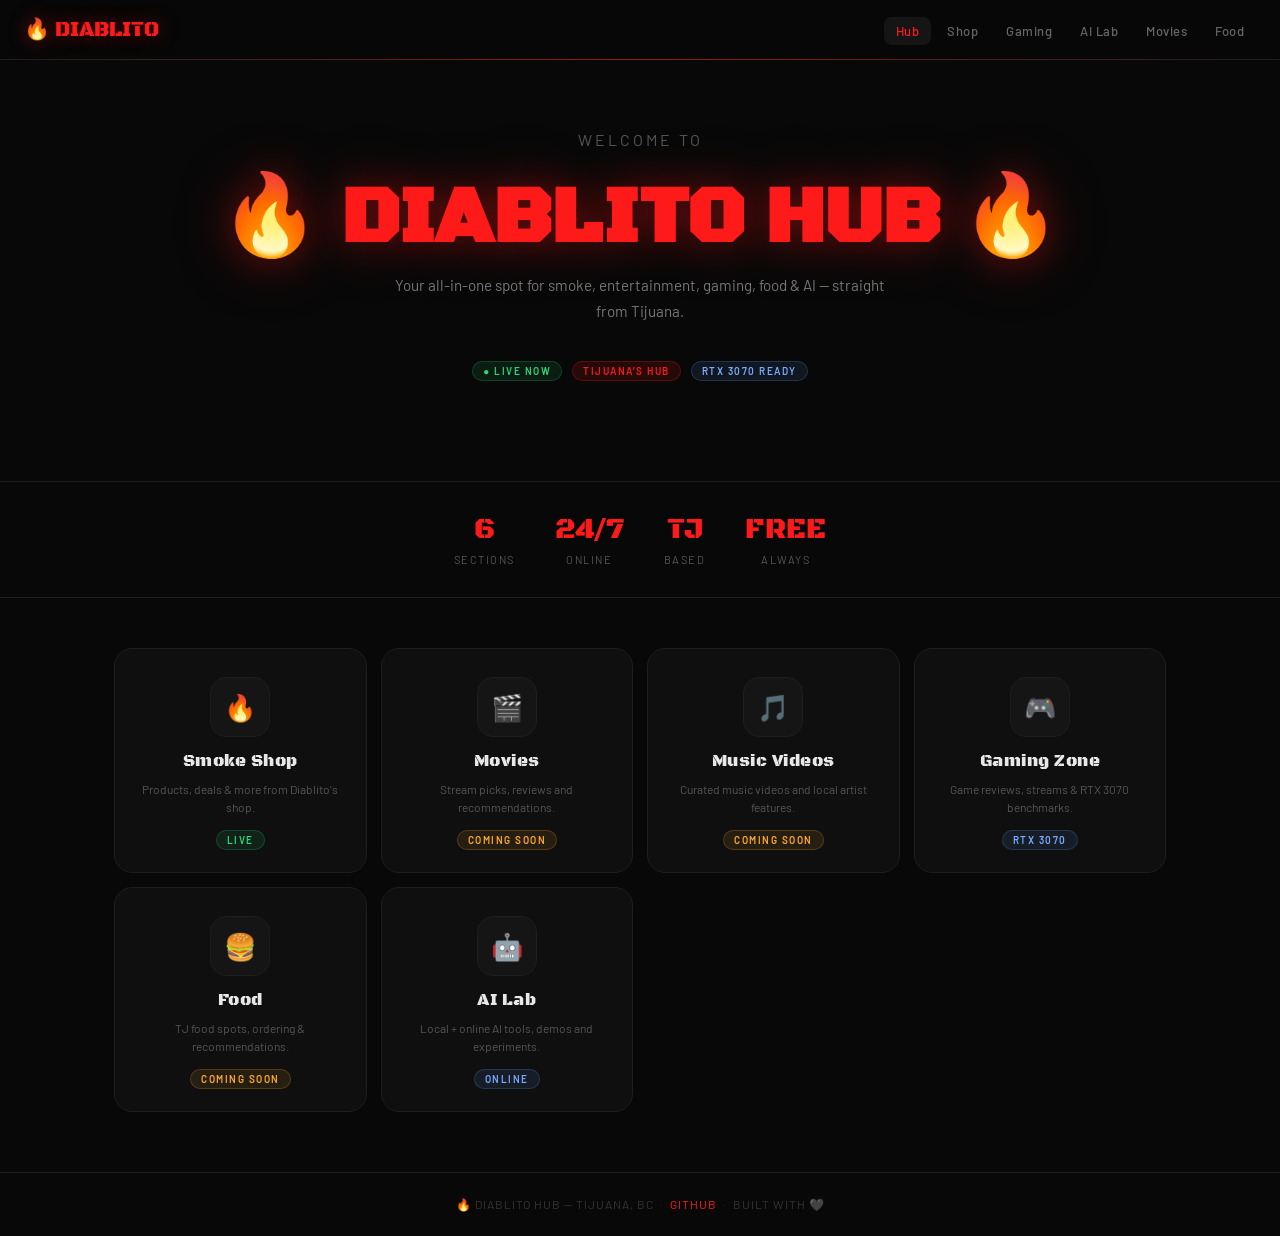
<file: index.html>
<!DOCTYPE html>
<html lang="en">
<head>
<meta charset="UTF-8">
<meta name="viewport" content="width=device-width, initial-scale=1">
<title>Diablito Hub 🔥</title>
<meta name="description" content="Diablito Hub — Smoke Shop, Movies, Music, Gaming, Food & AI. Based in Tijuana.">
<link rel="stylesheet" href="style.css">
<style>
.hub-grid {
  display: grid;
  grid-template-columns: repeat(auto-fit, minmax(200px, 1fr));
  gap: 14px;
  max-width: 1100px;
  margin: 0 auto;
  padding: 0 24px 60px;
}

.hub-card {
  background: var(--bg2);
  border: 1px solid var(--border);
  border-radius: 18px;
  padding: 28px 20px 22px;
  text-align: center;
  cursor: pointer;
  transition: all 0.25s;
  position: relative;
  overflow: hidden;
  text-decoration: none;
  display: block;
}

.hub-card::after {
  content: '';
  position: absolute;
  bottom: 0; left: 0; right: 0;
  height: 2px;
  background: linear-gradient(90deg, transparent, var(--red), transparent);
  opacity: 0;
  transition: opacity 0.25s;
}

.hub-card:hover {
  border-color: var(--border-red);
  transform: translateY(-5px);
  box-shadow: 0 12px 40px rgba(255,26,26,0.12);
}

.hub-card:hover::after { opacity: 1; }

.hub-card .icon-wrap {
  width: 60px;
  height: 60px;
  margin: 0 auto 14px;
  background: var(--bg3);
  border: 1px solid var(--border);
  border-radius: 16px;
  display: flex;
  align-items: center;
  justify-content: center;
  font-size: 26px;
  transition: border-color 0.25s, background 0.25s;
}

.hub-card:hover .icon-wrap {
  background: #1a0e0e;
  border-color: var(--border-red);
}

.hub-card .card-name {
  font-family: var(--font-display);
  font-size: 1.05rem;
  color: var(--text);
  margin-bottom: 8px;
  letter-spacing: 0.5px;
}

.hub-card .card-desc {
  font-size: 12px;
  color: #555;
  margin-bottom: 12px;
  line-height: 1.5;
}

.hero-badges {
  display: flex;
  gap: 10px;
  justify-content: center;
  flex-wrap: wrap;
  margin-bottom: 50px;
}

.stat-strip {
  display: flex;
  justify-content: center;
  gap: 40px;
  flex-wrap: wrap;
  padding: 30px 24px;
  border-top: 1px solid var(--border);
  border-bottom: 1px solid var(--border);
  margin-bottom: 50px;
}

.stat-item { text-align: center; }
.stat-num {
  font-family: var(--font-display);
  font-size: 1.8rem;
  color: var(--red);
  display: block;
}
.stat-label {
  font-size: 11px;
  color: #555;
  text-transform: uppercase;
  letter-spacing: 1.5px;
}
</style>
</head>
<body>

<nav>
  <a class="nav-logo" href="index.html">🔥 DIABLITO</a>
  <ul class="nav-links">
    <li><a href="index.html" class="active">Hub</a></li>
    <li><a href="smoke.html">Shop</a></li>
    <li><a href="games.html">Gaming</a></li>
    <li><a href="ai.html">AI Lab</a></li>
    <li><a href="movies.html">Movies</a></li>
    <li><a href="food.html">Food</a></li>
  </ul>
</nav>

<div class="page">
  <div class="hero">
    <p class="hero-sub fade-up">Welcome to</p>
    <h1 class="hero-title fade-up-1" style="animation: fadeUp 0.5s 0.05s ease both, flicker 3s 1s ease-in-out infinite;">🔥 DIABLITO HUB 🔥</h1>
    <p class="hero-desc fade-up-2">Your all-in-one spot for smoke, entertainment, gaming, food & AI — straight from Tijuana.</p>
    <div class="hero-badges fade-up-3">
      <span class="badge badge-live">● Live Now</span>
      <span class="badge badge-hot">Tijuana's Hub</span>
      <span class="badge badge-ready">RTX 3070 Ready</span>
    </div>
  </div>

  <div class="stat-strip fade-up-3">
    <div class="stat-item">
      <span class="stat-num">6</span>
      <span class="stat-label">Sections</span>
    </div>
    <div class="stat-item">
      <span class="stat-num">24/7</span>
      <span class="stat-label">Online</span>
    </div>
    <div class="stat-item">
      <span class="stat-num">TJ</span>
      <span class="stat-label">Based</span>
    </div>
    <div class="stat-item">
      <span class="stat-num">FREE</span>
      <span class="stat-label">Always</span>
    </div>
  </div>

  <div class="hub-grid">
    <a class="hub-card fade-up-1" href="smoke.html">
      <div class="icon-wrap">🔥</div>
      <div class="card-name">Smoke Shop</div>
      <div class="card-desc">Products, deals & more from Diablito's shop.</div>
      <span class="badge badge-live">Live</span>
    </a>

    <a class="hub-card fade-up-2" href="movies.html">
      <div class="icon-wrap">🎬</div>
      <div class="card-name">Movies</div>
      <div class="card-desc">Stream picks, reviews and recommendations.</div>
      <span class="badge badge-soon">Coming Soon</span>
    </a>

    <a class="hub-card fade-up-3" href="music.html">
      <div class="icon-wrap">🎵</div>
      <div class="card-name">Music Videos</div>
      <div class="card-desc">Curated music videos and local artist features.</div>
      <span class="badge badge-soon">Coming Soon</span>
    </a>

    <a class="hub-card fade-up-4" href="games.html">
      <div class="icon-wrap">🎮</div>
      <div class="card-name">Gaming Zone</div>
      <div class="card-desc">Game reviews, streams & RTX 3070 benchmarks.</div>
      <span class="badge badge-ready">RTX 3070</span>
    </a>

    <a class="hub-card fade-up-5" href="food.html">
      <div class="icon-wrap">🍔</div>
      <div class="card-name">Food</div>
      <div class="card-desc">TJ food spots, ordering & recommendations.</div>
      <span class="badge badge-soon">Coming Soon</span>
    </a>

    <a class="hub-card fade-up-6" href="ai.html">
      <div class="icon-wrap">🤖</div>
      <div class="card-name">AI Lab</div>
      <div class="card-desc">Local + online AI tools, demos and experiments.</div>
      <span class="badge badge-ready">Online</span>
    </a>
  </div>
</div>

<footer>
  <p>🔥 Diablito Hub — Tijuana, BC &nbsp;·&nbsp; <a href="https://github.com/diablito-smoke-shop">GitHub</a> &nbsp;·&nbsp; Built with 🖤</p>
</footer>

</body>
</html>
</file>
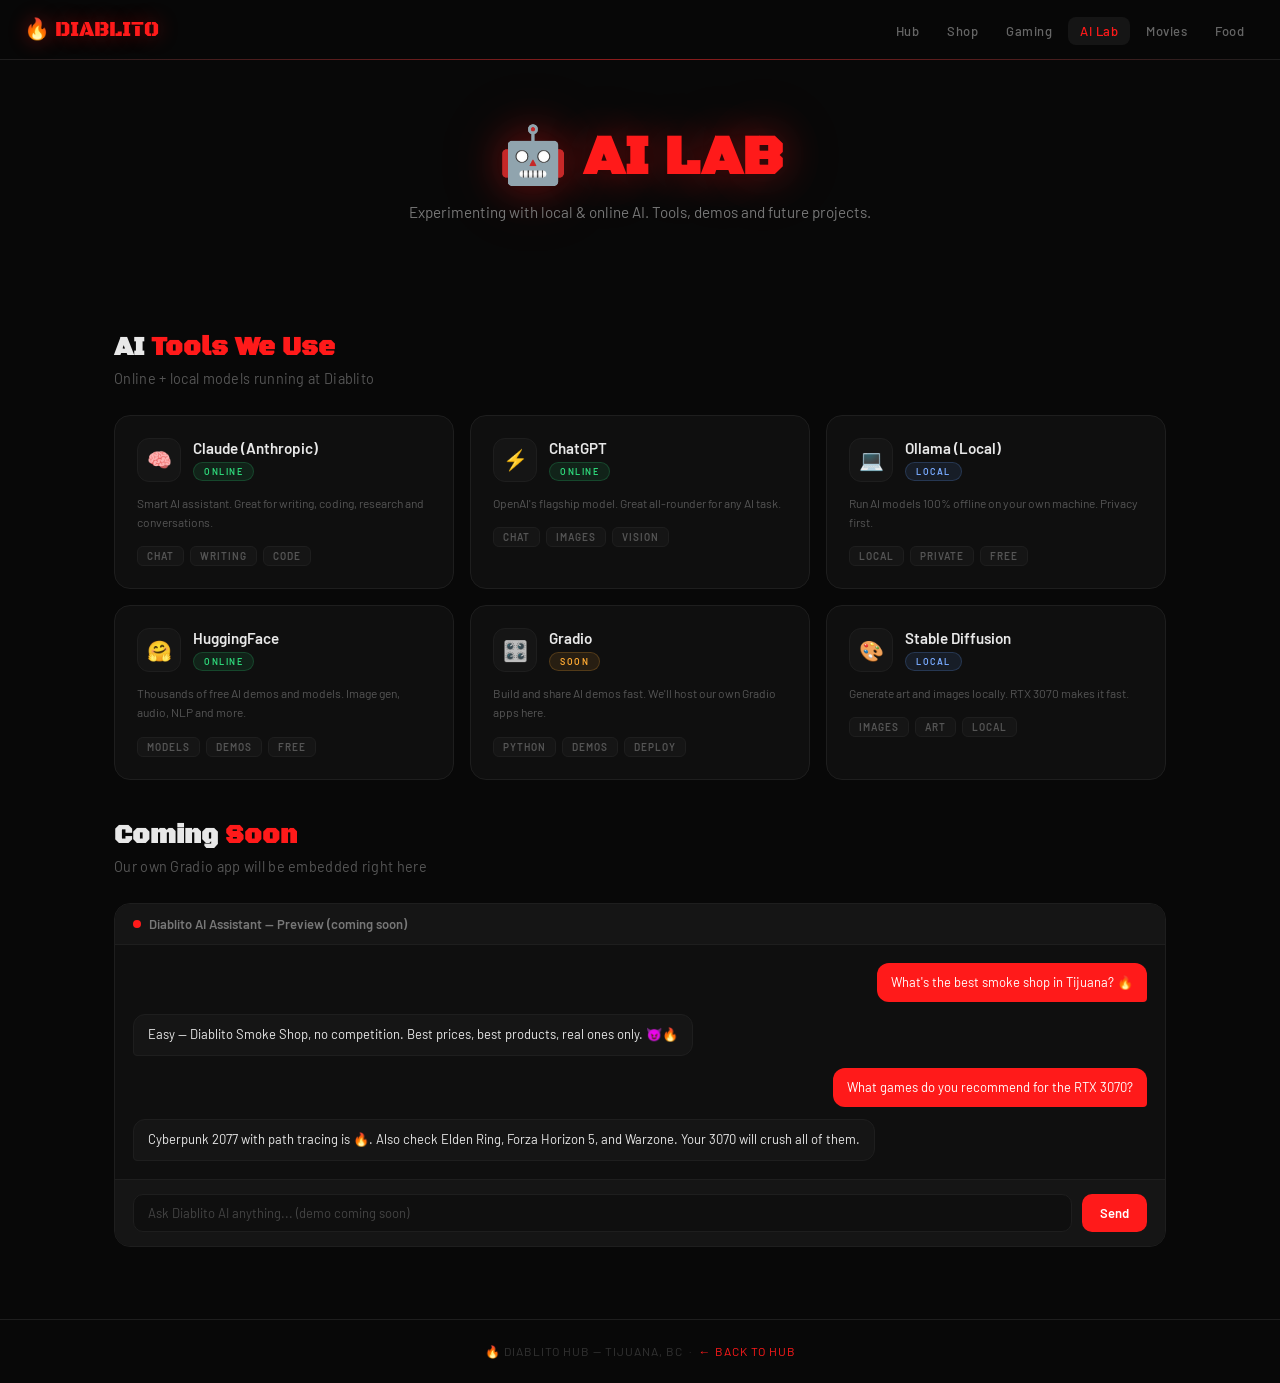
<file: ai.html>
<!DOCTYPE html>
<html lang="en">
<head>
<meta charset="UTF-8">
<meta name="viewport" content="width=device-width, initial-scale=1">
<title>AI Lab — Diablito Hub</title>
<link rel="stylesheet" href="style.css">
<style>
.ai-tool-card {
  background: var(--bg2);
  border: 1px solid var(--border);
  border-radius: 16px;
  padding: 22px;
  transition: all 0.25s;
  cursor: pointer;
  text-decoration: none;
  display: block;
}

.ai-tool-card:hover {
  border-color: var(--border-red);
  transform: translateY(-4px);
  box-shadow: 0 12px 40px rgba(255,26,26,0.1);
}

.tool-header {
  display: flex;
  align-items: center;
  gap: 12px;
  margin-bottom: 12px;
}

.tool-icon {
  width: 44px;
  height: 44px;
  background: var(--bg3);
  border: 1px solid var(--border);
  border-radius: 12px;
  display: flex;
  align-items: center;
  justify-content: center;
  font-size: 20px;
  flex-shrink: 0;
}

.tool-name {
  font-weight: 600;
  font-size: 0.95rem;
  color: var(--text);
  margin-bottom: 2px;
}

.tool-desc {
  font-size: 12px;
  color: #555;
  line-height: 1.6;
  margin-bottom: 14px;
}

.tool-tags {
  display: flex;
  flex-wrap: wrap;
  gap: 6px;
}

.tag {
  font-size: 10px;
  font-weight: 600;
  letter-spacing: 1px;
  text-transform: uppercase;
  padding: 3px 9px;
  border-radius: 6px;
  background: var(--bg3);
  color: #555;
  border: 1px solid var(--border);
}

.chat-demo {
  background: var(--bg2);
  border: 1px solid var(--border);
  border-radius: 16px;
  overflow: hidden;
  margin-bottom: 32px;
}

.chat-header {
  background: var(--bg3);
  border-bottom: 1px solid var(--border);
  padding: 12px 18px;
  font-size: 13px;
  font-weight: 600;
  color: #777;
  display: flex;
  align-items: center;
  gap: 8px;
}

.chat-dot {
  width: 8px; height: 8px;
  border-radius: 50%;
  background: var(--red);
  animation: pulse 2s ease infinite;
}

@keyframes pulse {
  0%,100% { opacity:1; } 50% { opacity:0.3; }
}

.chat-body {
  padding: 18px;
  display: flex;
  flex-direction: column;
  gap: 12px;
}

.msg {
  max-width: 80%;
  padding: 10px 14px;
  border-radius: 12px;
  font-size: 13px;
  line-height: 1.5;
}

.msg-user {
  align-self: flex-end;
  background: var(--red);
  color: #fff;
  border-bottom-right-radius: 4px;
}

.msg-ai {
  align-self: flex-start;
  background: var(--bg3);
  color: var(--text);
  border: 1px solid var(--border);
  border-bottom-left-radius: 4px;
}

.chat-input-row {
  display: flex;
  gap: 10px;
  padding: 14px 18px;
  border-top: 1px solid var(--border);
  background: var(--bg3);
}

.chat-input {
  flex: 1;
  background: var(--bg2);
  border: 1px solid var(--border);
  border-radius: 10px;
  padding: 10px 14px;
  color: var(--text);
  font-family: var(--font-body);
  font-size: 13px;
  outline: none;
  transition: border-color 0.2s;
}

.chat-input:focus { border-color: var(--border-red); }
.chat-input::placeholder { color: #444; }

.send-btn {
  background: var(--red);
  color: #fff;
  border: none;
  border-radius: 10px;
  padding: 10px 18px;
  font-weight: 600;
  font-size: 13px;
  cursor: pointer;
  font-family: var(--font-body);
  transition: background 0.2s;
}

.send-btn:hover { background: #ff3333; }
</style>
</head>
<body>

<nav>
  <a class="nav-logo" href="index.html">🔥 DIABLITO</a>
  <ul class="nav-links">
    <li><a href="index.html">Hub</a></li>
    <li><a href="smoke.html">Shop</a></li>
    <li><a href="games.html">Gaming</a></li>
    <li><a href="ai.html" class="active">AI Lab</a></li>
    <li><a href="movies.html">Movies</a></li>
    <li><a href="food.html">Food</a></li>
  </ul>
</nav>

<div class="page">
  <div class="hero" style="padding-bottom:30px;">
    <h1 class="hero-title fade-up" style="font-size:clamp(2rem,6vw,3.5rem);">🤖 AI LAB</h1>
    <p class="hero-desc fade-up-1">Experimenting with local & online AI. Tools, demos and future projects.</p>
  </div>

  <div class="section">
    <h2 class="section-title fade-up">AI <span>Tools We Use</span></h2>
    <p class="section-sub fade-up">Online + local models running at Diablito</p>

    <div class="grid-3" style="margin-bottom:40px;">
      <a class="ai-tool-card fade-up-1" href="https://claude.ai" target="_blank">
        <div class="tool-header">
          <div class="tool-icon">🧠</div>
          <div>
            <div class="tool-name">Claude (Anthropic)</div>
            <span class="badge badge-live" style="font-size:9px;">Online</span>
          </div>
        </div>
        <div class="tool-desc">Smart AI assistant. Great for writing, coding, research and conversations.</div>
        <div class="tool-tags">
          <span class="tag">Chat</span>
          <span class="tag">Writing</span>
          <span class="tag">Code</span>
        </div>
      </a>

      <a class="ai-tool-card fade-up-2" href="https://chat.openai.com" target="_blank">
        <div class="tool-header">
          <div class="tool-icon">⚡</div>
          <div>
            <div class="tool-name">ChatGPT</div>
            <span class="badge badge-live" style="font-size:9px;">Online</span>
          </div>
        </div>
        <div class="tool-desc">OpenAI's flagship model. Great all-rounder for any AI task.</div>
        <div class="tool-tags">
          <span class="tag">Chat</span>
          <span class="tag">Images</span>
          <span class="tag">Vision</span>
        </div>
      </a>

      <a class="ai-tool-card fade-up-3" href="https://ollama.ai" target="_blank">
        <div class="tool-header">
          <div class="tool-icon">💻</div>
          <div>
            <div class="tool-name">Ollama (Local)</div>
            <span class="badge badge-ready" style="font-size:9px;">Local</span>
          </div>
        </div>
        <div class="tool-desc">Run AI models 100% offline on your own machine. Privacy first.</div>
        <div class="tool-tags">
          <span class="tag">Local</span>
          <span class="tag">Private</span>
          <span class="tag">Free</span>
        </div>
      </a>

      <a class="ai-tool-card fade-up-4" href="https://huggingface.co/spaces" target="_blank">
        <div class="tool-header">
          <div class="tool-icon">🤗</div>
          <div>
            <div class="tool-name">HuggingFace</div>
            <span class="badge badge-live" style="font-size:9px;">Online</span>
          </div>
        </div>
        <div class="tool-desc">Thousands of free AI demos and models. Image gen, audio, NLP and more.</div>
        <div class="tool-tags">
          <span class="tag">Models</span>
          <span class="tag">Demos</span>
          <span class="tag">Free</span>
        </div>
      </a>

      <a class="ai-tool-card fade-up-5" href="https://www.gradio.app" target="_blank">
        <div class="tool-header">
          <div class="tool-icon">🎛️</div>
          <div>
            <div class="tool-name">Gradio</div>
            <span class="badge badge-soon" style="font-size:9px;">Soon</span>
          </div>
        </div>
        <div class="tool-desc">Build and share AI demos fast. We'll host our own Gradio apps here.</div>
        <div class="tool-tags">
          <span class="tag">Python</span>
          <span class="tag">Demos</span>
          <span class="tag">Deploy</span>
        </div>
      </a>

      <a class="ai-tool-card fade-up-6" href="https://stability.ai" target="_blank">
        <div class="tool-header">
          <div class="tool-icon">🎨</div>
          <div>
            <div class="tool-name">Stable Diffusion</div>
            <span class="badge badge-ready" style="font-size:9px;">Local</span>
          </div>
        </div>
        <div class="tool-desc">Generate art and images locally. RTX 3070 makes it fast.</div>
        <div class="tool-tags">
          <span class="tag">Images</span>
          <span class="tag">Art</span>
          <span class="tag">Local</span>
        </div>
      </a>
    </div>

    <h2 class="section-title fade-up">Coming <span>Soon</span></h2>
    <p class="section-sub fade-up">Our own Gradio app will be embedded right here</p>

    <div class="chat-demo fade-up-1">
      <div class="chat-header">
        <div class="chat-dot"></div>
        Diablito AI Assistant — Preview (coming soon)
      </div>
      <div class="chat-body">
        <div class="msg msg-user">What's the best smoke shop in Tijuana? 🔥</div>
        <div class="msg msg-ai">Easy — Diablito Smoke Shop, no competition. Best prices, best products, real ones only. 😈🔥</div>
        <div class="msg msg-user">What games do you recommend for the RTX 3070?</div>
        <div class="msg msg-ai">Cyberpunk 2077 with path tracing is 🔥. Also check Elden Ring, Forza Horizon 5, and Warzone. Your 3070 will crush all of them.</div>
      </div>
      <div class="chat-input-row">
        <input class="chat-input" placeholder="Ask Diablito AI anything... (demo coming soon)" disabled>
        <button class="send-btn">Send</button>
      </div>
    </div>
  </div>
</div>

<footer>
  <p>🔥 Diablito Hub — Tijuana, BC &nbsp;·&nbsp; <a href="index.html">← Back to Hub</a></p>
</footer>

</body>
</html>
</file>
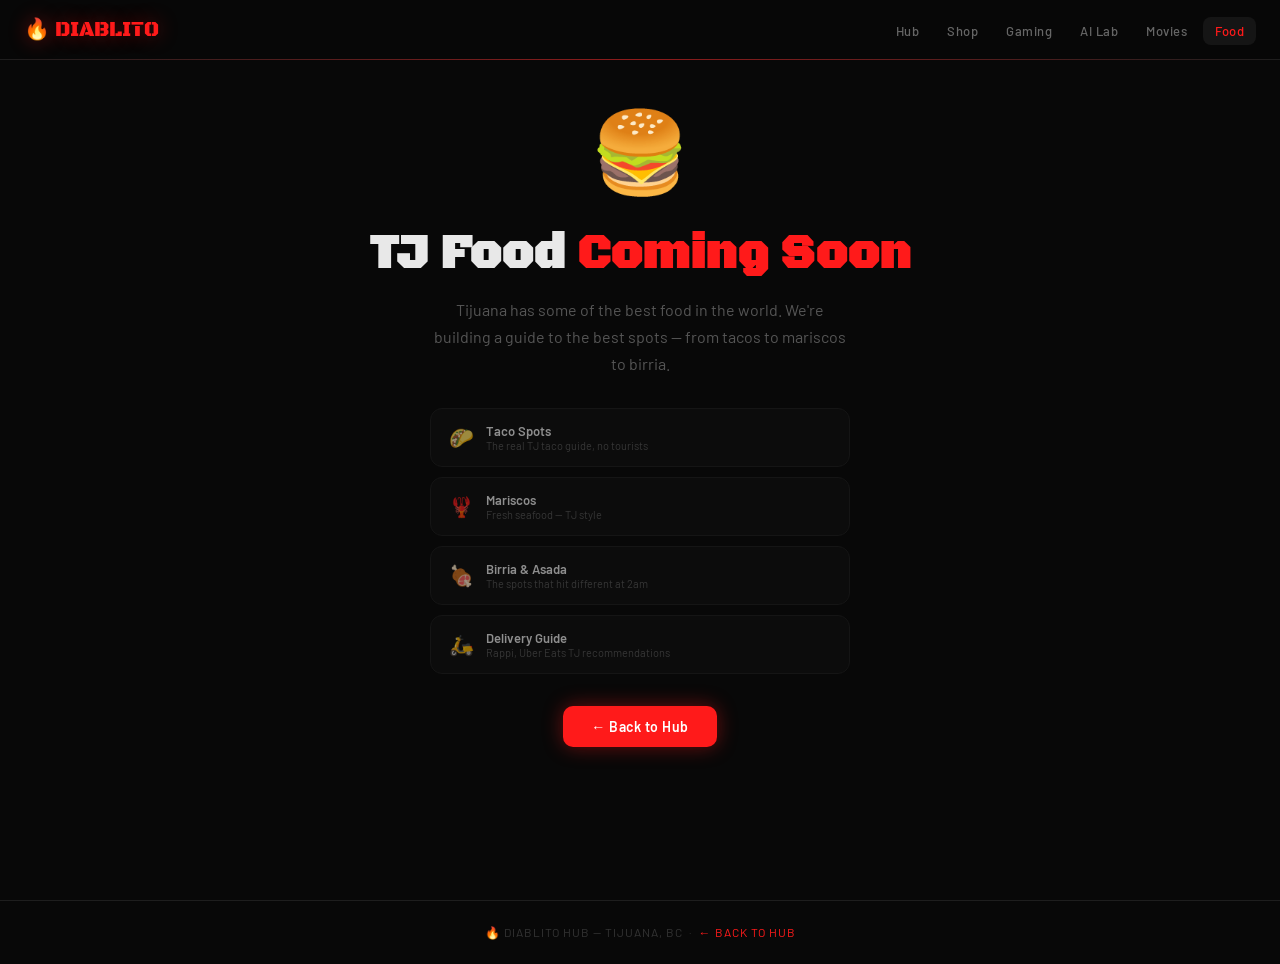
<file: food.html>
<!DOCTYPE html>
<html lang="en">
<head>
<meta charset="UTF-8">
<meta name="viewport" content="width=device-width, initial-scale=1">
<title>Food — Diablito Hub</title>
<link rel="stylesheet" href="style.css">
<style>
.coming-wrap {
  display: flex;
  flex-direction: column;
  align-items: center;
  justify-content: center;
  min-height: 60vh;
  text-align: center;
  padding: 40px 24px;
}

.big-icon {
  font-size: 80px;
  margin-bottom: 24px;
  animation: float 3s ease-in-out infinite;
}

@keyframes float {
  0%,100% { transform: translateY(0); }
  50% { transform: translateY(-10px); }
}

.coming-title {
  font-family: var(--font-display);
  font-size: clamp(2rem, 6vw, 3rem);
  color: var(--text);
  margin-bottom: 12px;
}

.coming-title span { color: var(--red); }

.coming-desc {
  color: #555;
  max-width: 420px;
  margin: 0 auto 30px;
  line-height: 1.7;
}

.spot-list {
  display: flex;
  flex-direction: column;
  gap: 10px;
  width: 100%;
  max-width: 420px;
  margin-bottom: 32px;
}

.spot-item {
  background: var(--bg2);
  border: 1px solid var(--border);
  border-radius: 12px;
  padding: 14px 18px;
  display: flex;
  align-items: center;
  gap: 12px;
  text-align: left;
  opacity: 0.6;
}

.spot-icon { font-size: 20px; }
.spot-name { font-size: 13px; font-weight: 600; color: var(--text); }
.spot-desc { font-size: 11px; color: #555; }
</style>
</head>
<body>

<nav>
  <a class="nav-logo" href="index.html">🔥 DIABLITO</a>
  <ul class="nav-links">
    <li><a href="index.html">Hub</a></li>
    <li><a href="smoke.html">Shop</a></li>
    <li><a href="games.html">Gaming</a></li>
    <li><a href="ai.html">AI Lab</a></li>
    <li><a href="movies.html">Movies</a></li>
    <li><a href="food.html" class="active">Food</a></li>
  </ul>
</nav>

<div class="page">
  <div class="coming-wrap">
    <div class="big-icon fade-up">🍔</div>
    <h1 class="coming-title fade-up-1">TJ Food <span>Coming Soon</span></h1>
    <p class="coming-desc fade-up-2">Tijuana has some of the best food in the world. We're building a guide to the best spots — from tacos to mariscos to birria.</p>

    <div class="spot-list fade-up-3">
      <div class="spot-item">
        <span class="spot-icon">🌮</span>
        <div>
          <div class="spot-name">Taco Spots</div>
          <div class="spot-desc">The real TJ taco guide, no tourists</div>
        </div>
      </div>
      <div class="spot-item">
        <span class="spot-icon">🦞</span>
        <div>
          <div class="spot-name">Mariscos</div>
          <div class="spot-desc">Fresh seafood — TJ style</div>
        </div>
      </div>
      <div class="spot-item">
        <span class="spot-icon">🍖</span>
        <div>
          <div class="spot-name">Birria & Asada</div>
          <div class="spot-desc">The spots that hit different at 2am</div>
        </div>
      </div>
      <div class="spot-item">
        <span class="spot-icon">🛵</span>
        <div>
          <div class="spot-name">Delivery Guide</div>
          <div class="spot-desc">Rappi, Uber Eats TJ recommendations</div>
        </div>
      </div>
    </div>

    <div class="fade-up-4">
      <a href="index.html" class="btn btn-primary">← Back to Hub</a>
    </div>
  </div>
</div>

<footer>
  <p>🔥 Diablito Hub — Tijuana, BC &nbsp;·&nbsp; <a href="index.html">← Back to Hub</a></p>
</footer>

</body>
</html>
</file>
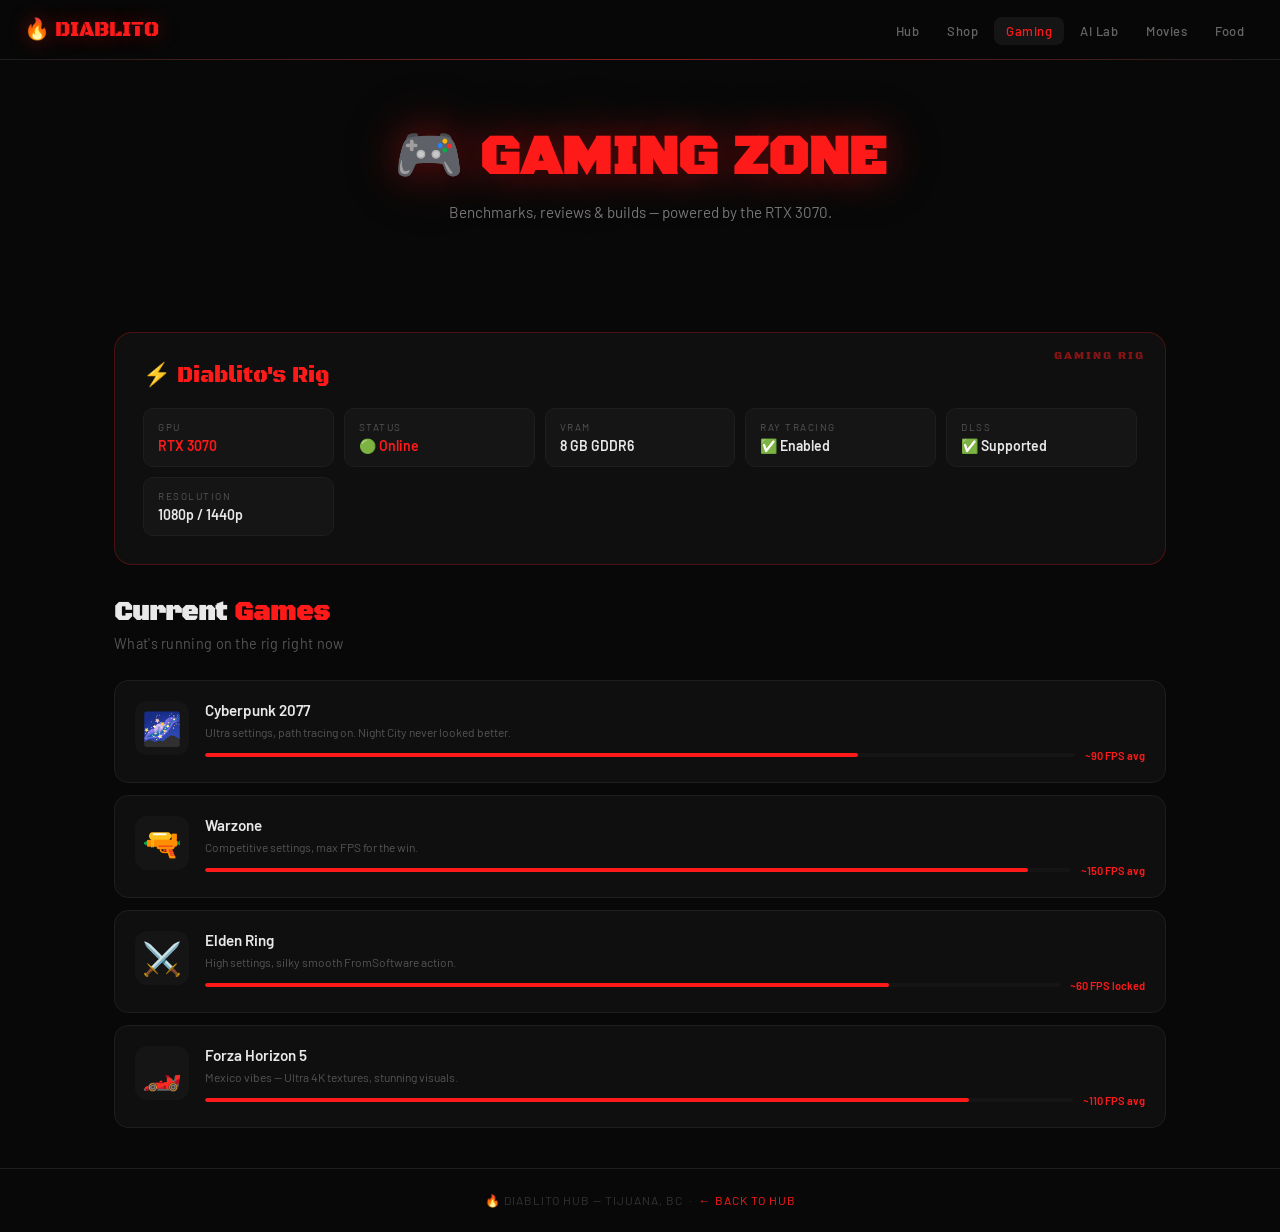
<file: games.html>
<!DOCTYPE html>
<html lang="en">
<head>
<meta charset="UTF-8">
<meta name="viewport" content="width=device-width, initial-scale=1">
<title>Gaming Zone — Diablito Hub</title>
<link rel="stylesheet" href="style.css">
<style>
.rig-card {
  background: var(--bg2);
  border: 1px solid var(--border-red);
  border-radius: 18px;
  padding: 28px;
  margin-bottom: 32px;
  position: relative;
  overflow: hidden;
}

.rig-card::before {
  content: 'GAMING RIG';
  position: absolute;
  top: 16px; right: 20px;
  font-family: var(--font-display);
  font-size: 11px;
  color: var(--red);
  letter-spacing: 2px;
  opacity: 0.5;
}

.rig-title {
  font-family: var(--font-display);
  font-size: 1.4rem;
  color: var(--red);
  margin-bottom: 18px;
}

.spec-list {
  display: grid;
  grid-template-columns: repeat(auto-fit, minmax(180px, 1fr));
  gap: 10px;
  list-style: none;
}

.spec-item {
  background: var(--bg3);
  border: 1px solid var(--border);
  border-radius: 10px;
  padding: 12px 14px;
}

.spec-label {
  font-size: 10px;
  text-transform: uppercase;
  letter-spacing: 1.5px;
  color: #555;
  margin-bottom: 4px;
}

.spec-value {
  font-size: 14px;
  font-weight: 600;
  color: var(--text);
}

.spec-value.highlight { color: var(--red); }

.game-card {
  background: var(--bg2);
  border: 1px solid var(--border);
  border-radius: 14px;
  padding: 20px;
  display: flex;
  gap: 16px;
  align-items: flex-start;
  transition: all 0.2s;
}

.game-card:hover {
  border-color: var(--border-red);
  transform: translateX(4px);
}

.game-icon {
  font-size: 32px;
  flex-shrink: 0;
  width: 54px;
  height: 54px;
  background: var(--bg3);
  border-radius: 12px;
  display: flex;
  align-items: center;
  justify-content: center;
}

.game-title {
  font-weight: 600;
  font-size: 0.95rem;
  margin-bottom: 4px;
}

.game-desc {
  font-size: 12px;
  color: #555;
  line-height: 1.5;
  margin-bottom: 8px;
}

.fps-bar-wrap {
  display: flex;
  align-items: center;
  gap: 10px;
}

.fps-bar {
  flex: 1;
  height: 4px;
  background: var(--bg3);
  border-radius: 2px;
  overflow: hidden;
}

.fps-fill {
  height: 100%;
  background: var(--red);
  border-radius: 2px;
  transition: width 1s ease;
}

.fps-label {
  font-size: 11px;
  color: var(--red);
  font-weight: 600;
  white-space: nowrap;
}
</style>
</head>
<body>

<nav>
  <a class="nav-logo" href="index.html">🔥 DIABLITO</a>
  <ul class="nav-links">
    <li><a href="index.html">Hub</a></li>
    <li><a href="smoke.html">Shop</a></li>
    <li><a href="games.html" class="active">Gaming</a></li>
    <li><a href="ai.html">AI Lab</a></li>
    <li><a href="movies.html">Movies</a></li>
    <li><a href="food.html">Food</a></li>
  </ul>
</nav>

<div class="page">
  <div class="hero" style="padding-bottom:30px;">
    <h1 class="hero-title fade-up" style="font-size:clamp(2rem,6vw,3.5rem);">🎮 GAMING ZONE</h1>
    <p class="hero-desc fade-up-1">Benchmarks, reviews & builds — powered by the RTX 3070.</p>
  </div>

  <div class="section">
    <div class="rig-card fade-up">
      <div class="rig-title">⚡ Diablito's Rig</div>
      <ul class="spec-list">
        <li class="spec-item">
          <div class="spec-label">GPU</div>
          <div class="spec-value highlight">RTX 3070</div>
        </li>
        <li class="spec-item">
          <div class="spec-label">Status</div>
          <div class="spec-value highlight">🟢 Online</div>
        </li>
        <li class="spec-item">
          <div class="spec-label">VRAM</div>
          <div class="spec-value">8 GB GDDR6</div>
        </li>
        <li class="spec-item">
          <div class="spec-label">Ray Tracing</div>
          <div class="spec-value">✅ Enabled</div>
        </li>
        <li class="spec-item">
          <div class="spec-label">DLSS</div>
          <div class="spec-value">✅ Supported</div>
        </li>
        <li class="spec-item">
          <div class="spec-label">Resolution</div>
          <div class="spec-value">1080p / 1440p</div>
        </li>
      </ul>
    </div>

    <h2 class="section-title fade-up">Current <span>Games</span></h2>
    <p class="section-sub fade-up">What's running on the rig right now</p>

    <div style="display:flex;flex-direction:column;gap:12px;">
      <div class="game-card fade-up-1">
        <div class="game-icon">🌌</div>
        <div style="flex:1">
          <div class="game-title">Cyberpunk 2077</div>
          <div class="game-desc">Ultra settings, path tracing on. Night City never looked better.</div>
          <div class="fps-bar-wrap">
            <div class="fps-bar"><div class="fps-fill" style="width:75%"></div></div>
            <span class="fps-label">~90 FPS avg</span>
          </div>
        </div>
      </div>

      <div class="game-card fade-up-2">
        <div class="game-icon">🔫</div>
        <div style="flex:1">
          <div class="game-title">Warzone</div>
          <div class="game-desc">Competitive settings, max FPS for the win.</div>
          <div class="fps-bar-wrap">
            <div class="fps-bar"><div class="fps-fill" style="width:95%"></div></div>
            <span class="fps-label">~150 FPS avg</span>
          </div>
        </div>
      </div>

      <div class="game-card fade-up-3">
        <div class="game-icon">⚔️</div>
        <div style="flex:1">
          <div class="game-title">Elden Ring</div>
          <div class="game-desc">High settings, silky smooth FromSoftware action.</div>
          <div class="fps-bar-wrap">
            <div class="fps-bar"><div class="fps-fill" style="width:80%"></div></div>
            <span class="fps-label">~60 FPS locked</span>
          </div>
        </div>
      </div>

      <div class="game-card fade-up-4">
        <div class="game-icon">🏎️</div>
        <div style="flex:1">
          <div class="game-title">Forza Horizon 5</div>
          <div class="game-desc">Mexico vibes — Ultra 4K textures, stunning visuals.</div>
          <div class="fps-bar-wrap">
            <div class="fps-bar"><div class="fps-fill" style="width:88%"></div></div>
            <span class="fps-label">~110 FPS avg</span>
          </div>
        </div>
      </div>
    </div>
  </div>
</div>

<footer>
  <p>🔥 Diablito Hub — Tijuana, BC &nbsp;·&nbsp; <a href="index.html">← Back to Hub</a></p>
</footer>

</body>
</html>
</file>
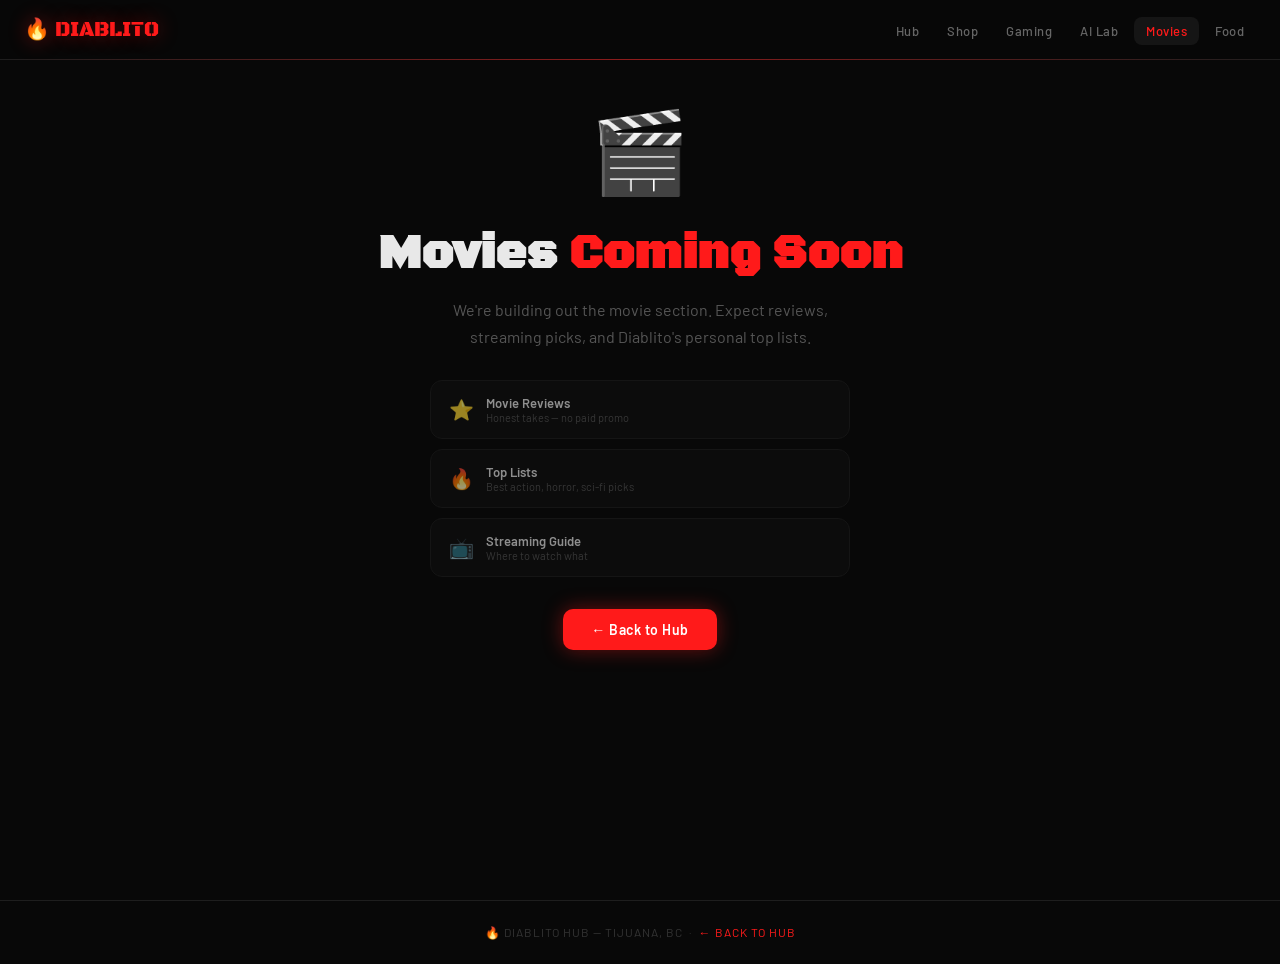
<file: movies.html>
<!DOCTYPE html>
<html lang="en">
<head>
<meta charset="UTF-8">
<meta name="viewport" content="width=device-width, initial-scale=1">
<title>Movies — Diablito Hub</title>
<link rel="stylesheet" href="style.css">
<style>
.coming-wrap {
  display: flex;
  flex-direction: column;
  align-items: center;
  justify-content: center;
  min-height: 60vh;
  text-align: center;
  padding: 40px 24px;
}

.big-icon {
  font-size: 80px;
  margin-bottom: 24px;
  animation: float 3s ease-in-out infinite;
}

@keyframes float {
  0%,100% { transform: translateY(0); }
  50% { transform: translateY(-10px); }
}

.coming-title {
  font-family: var(--font-display);
  font-size: clamp(2rem, 6vw, 3rem);
  color: var(--text);
  margin-bottom: 12px;
}

.coming-title span { color: var(--red); }

.coming-desc {
  color: #555;
  max-width: 400px;
  margin: 0 auto 30px;
  line-height: 1.7;
}

.preview-list {
  display: flex;
  flex-direction: column;
  gap: 10px;
  width: 100%;
  max-width: 420px;
  margin-bottom: 32px;
}

.preview-item {
  background: var(--bg2);
  border: 1px solid var(--border);
  border-radius: 12px;
  padding: 14px 18px;
  display: flex;
  align-items: center;
  gap: 12px;
  text-align: left;
  opacity: 0.6;
}

.preview-item .pi-icon { font-size: 20px; }

.pi-name {
  font-size: 13px;
  font-weight: 600;
  color: var(--text);
}

.pi-desc {
  font-size: 11px;
  color: #555;
}
</style>
</head>
<body>

<nav>
  <a class="nav-logo" href="index.html">🔥 DIABLITO</a>
  <ul class="nav-links">
    <li><a href="index.html">Hub</a></li>
    <li><a href="smoke.html">Shop</a></li>
    <li><a href="games.html">Gaming</a></li>
    <li><a href="ai.html">AI Lab</a></li>
    <li><a href="movies.html" class="active">Movies</a></li>
    <li><a href="food.html">Food</a></li>
  </ul>
</nav>

<div class="page">
  <div class="coming-wrap">
    <div class="big-icon fade-up">🎬</div>
    <h1 class="coming-title fade-up-1">Movies <span>Coming Soon</span></h1>
    <p class="coming-desc fade-up-2">We're building out the movie section. Expect reviews, streaming picks, and Diablito's personal top lists.</p>

    <div class="preview-list fade-up-3">
      <div class="preview-item">
        <span class="pi-icon">⭐</span>
        <div>
          <div class="pi-name">Movie Reviews</div>
          <div class="pi-desc">Honest takes — no paid promo</div>
        </div>
      </div>
      <div class="preview-item">
        <span class="pi-icon">🔥</span>
        <div>
          <div class="pi-name">Top Lists</div>
          <div class="pi-desc">Best action, horror, sci-fi picks</div>
        </div>
      </div>
      <div class="preview-item">
        <span class="pi-icon">📺</span>
        <div>
          <div class="pi-name">Streaming Guide</div>
          <div class="pi-desc">Where to watch what</div>
        </div>
      </div>
    </div>

    <div class="fade-up-4">
      <a href="index.html" class="btn btn-primary">← Back to Hub</a>
    </div>
  </div>
</div>

<footer>
  <p>🔥 Diablito Hub — Tijuana, BC &nbsp;·&nbsp; <a href="index.html">← Back to Hub</a></p>
</footer>

</body>
</html>
</file>
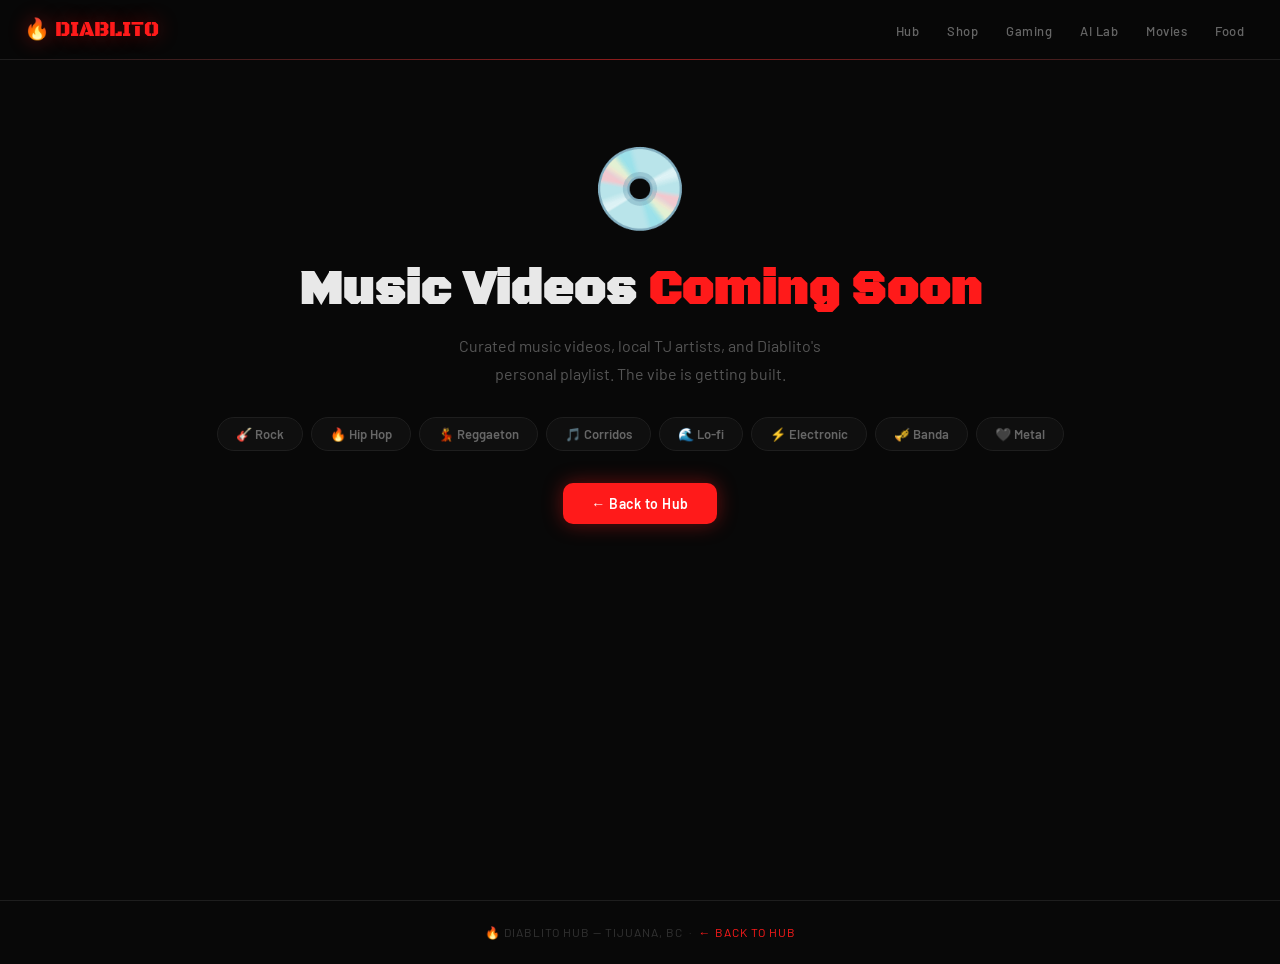
<file: music.html>
<!DOCTYPE html>
<html lang="en">
<head>
<meta charset="UTF-8">
<meta name="viewport" content="width=device-width, initial-scale=1">
<title>Music — Diablito Hub</title>
<link rel="stylesheet" href="style.css">
<style>
.coming-wrap {
  display: flex;
  flex-direction: column;
  align-items: center;
  justify-content: center;
  min-height: 60vh;
  text-align: center;
  padding: 40px 24px;
}

.big-icon {
  font-size: 80px;
  margin-bottom: 24px;
  animation: spin-slow 6s linear infinite;
}

@keyframes spin-slow {
  from { transform: rotate(0deg); }
  to { transform: rotate(360deg); }
}

.coming-title {
  font-family: var(--font-display);
  font-size: clamp(2rem, 6vw, 3rem);
  color: var(--text);
  margin-bottom: 12px;
}

.coming-title span { color: var(--red); }

.coming-desc {
  color: #555;
  max-width: 420px;
  margin: 0 auto 30px;
  line-height: 1.7;
}

.genre-tags {
  display: flex;
  flex-wrap: wrap;
  justify-content: center;
  gap: 8px;
  margin-bottom: 32px;
}

.genre-tag {
  background: var(--bg2);
  border: 1px solid var(--border);
  border-radius: 20px;
  padding: 8px 18px;
  font-size: 13px;
  font-weight: 600;
  color: #666;
  transition: all 0.2s;
  cursor: default;
}

.genre-tag:hover {
  border-color: var(--border-red);
  color: var(--red);
}
</style>
</head>
<body>

<nav>
  <a class="nav-logo" href="index.html">🔥 DIABLITO</a>
  <ul class="nav-links">
    <li><a href="index.html">Hub</a></li>
    <li><a href="smoke.html">Shop</a></li>
    <li><a href="games.html">Gaming</a></li>
    <li><a href="ai.html">AI Lab</a></li>
    <li><a href="movies.html">Movies</a></li>
    <li><a href="food.html">Food</a></li>
  </ul>
</nav>

<div class="page">
  <div class="coming-wrap">
    <div class="big-icon fade-up">💿</div>
    <h1 class="coming-title fade-up-1">Music Videos <span>Coming Soon</span></h1>
    <p class="coming-desc fade-up-2">Curated music videos, local TJ artists, and Diablito's personal playlist. The vibe is getting built.</p>

    <div class="genre-tags fade-up-3">
      <span class="genre-tag">🎸 Rock</span>
      <span class="genre-tag">🔥 Hip Hop</span>
      <span class="genre-tag">💃 Reggaeton</span>
      <span class="genre-tag">🎵 Corridos</span>
      <span class="genre-tag">🌊 Lo-fi</span>
      <span class="genre-tag">⚡ Electronic</span>
      <span class="genre-tag">🎺 Banda</span>
      <span class="genre-tag">🖤 Metal</span>
    </div>

    <div class="fade-up-4">
      <a href="index.html" class="btn btn-primary">← Back to Hub</a>
    </div>
  </div>
</div>

<footer>
  <p>🔥 Diablito Hub — Tijuana, BC &nbsp;·&nbsp; <a href="index.html">← Back to Hub</a></p>
</footer>

</body>
</html>
</file>
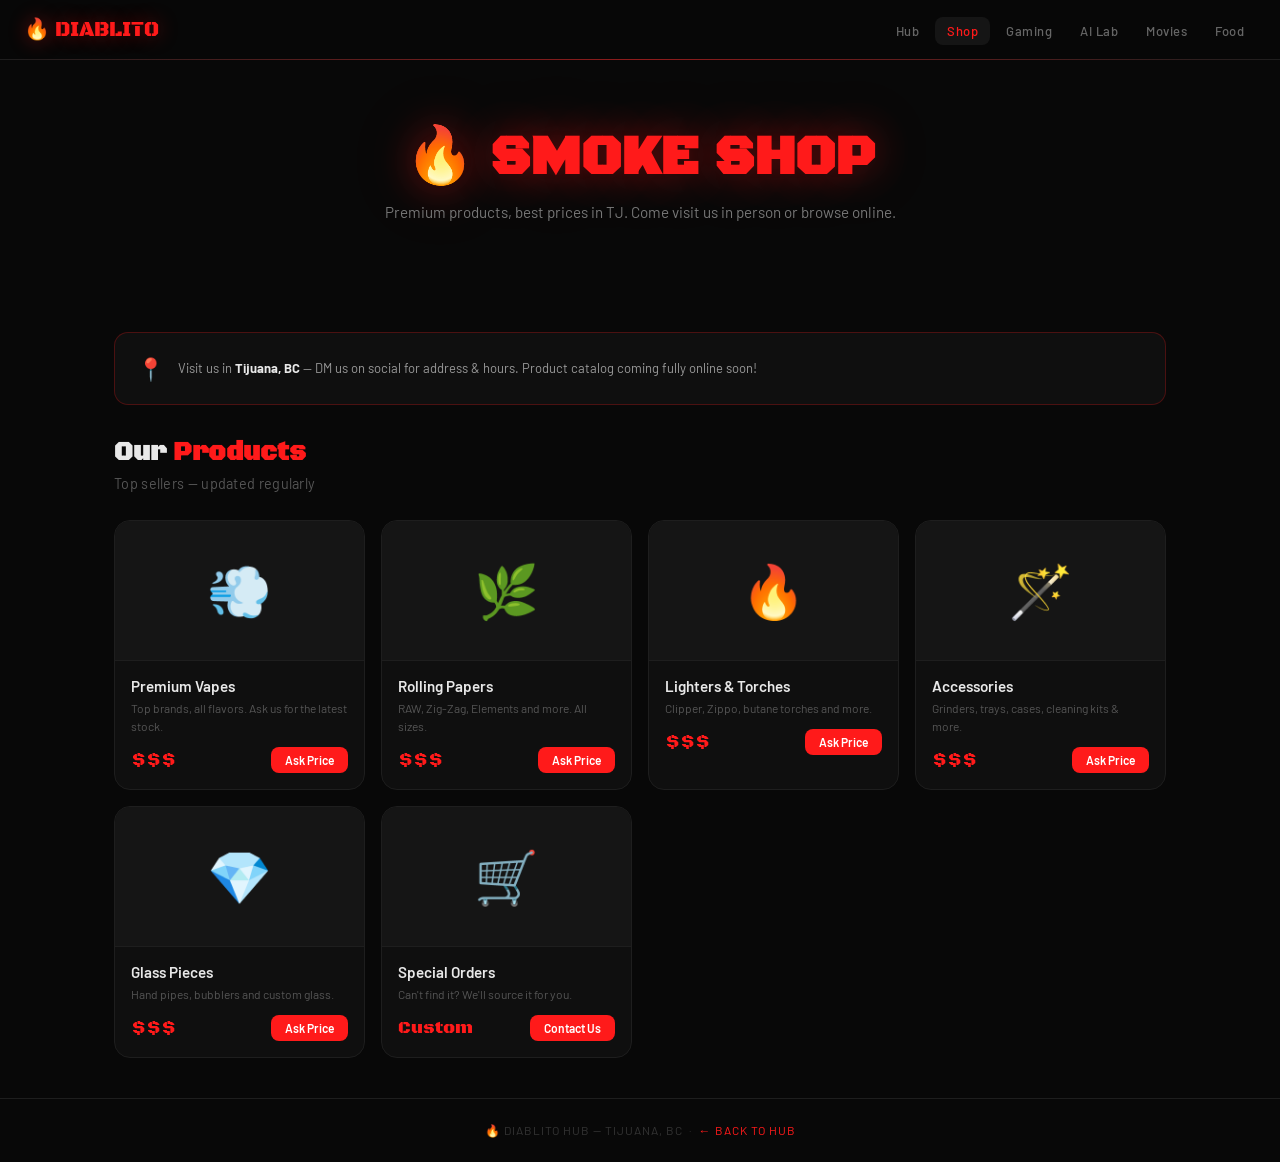
<file: smoke.html>
<!DOCTYPE html>
<html lang="en">
<head>
<meta charset="UTF-8">
<meta name="viewport" content="width=device-width, initial-scale=1">
<title>Smoke Shop — Diablito Hub</title>
<link rel="stylesheet" href="style.css">
<style>
.product-grid {
  display: grid;
  grid-template-columns: repeat(auto-fit, minmax(220px, 1fr));
  gap: 16px;
}

.product-card {
  background: var(--bg2);
  border: 1px solid var(--border);
  border-radius: 16px;
  overflow: hidden;
  transition: all 0.25s;
  cursor: pointer;
}

.product-card:hover {
  border-color: var(--border-red);
  transform: translateY(-4px);
  box-shadow: 0 12px 40px rgba(255,26,26,0.1);
}

.product-img {
  height: 140px;
  background: var(--bg3);
  display: flex;
  align-items: center;
  justify-content: center;
  font-size: 52px;
  border-bottom: 1px solid var(--border);
}

.product-info { padding: 16px; }

.product-name {
  font-weight: 600;
  font-size: 0.95rem;
  margin-bottom: 4px;
  color: var(--text);
}

.product-desc {
  font-size: 12px;
  color: #555;
  margin-bottom: 12px;
  line-height: 1.5;
}

.product-footer {
  display: flex;
  align-items: center;
  justify-content: space-between;
}

.product-price {
  font-family: var(--font-display);
  font-size: 1.1rem;
  color: var(--red);
}

.add-btn {
  background: var(--red);
  color: #fff;
  border: none;
  border-radius: 8px;
  padding: 6px 14px;
  font-size: 12px;
  font-weight: 600;
  cursor: pointer;
  transition: all 0.2s;
  font-family: var(--font-body);
}

.add-btn:hover {
  background: #ff3333;
  transform: scale(1.05);
}

.info-banner {
  background: var(--bg2);
  border: 1px solid var(--border-red);
  border-radius: 14px;
  padding: 18px 22px;
  display: flex;
  align-items: center;
  gap: 14px;
  margin-bottom: 32px;
  color: #999;
  font-size: 13px;
  line-height: 1.6;
}

.info-banner .icon { font-size: 22px; flex-shrink: 0; }
</style>
</head>
<body>

<nav>
  <a class="nav-logo" href="index.html">🔥 DIABLITO</a>
  <ul class="nav-links">
    <li><a href="index.html">Hub</a></li>
    <li><a href="smoke.html" class="active">Shop</a></li>
    <li><a href="games.html">Gaming</a></li>
    <li><a href="ai.html">AI Lab</a></li>
    <li><a href="movies.html">Movies</a></li>
    <li><a href="food.html">Food</a></li>
  </ul>
</nav>

<div class="page">
  <div class="hero" style="padding-bottom:30px;">
    <h1 class="hero-title fade-up" style="font-size:clamp(2rem,6vw,3.5rem);">🔥 SMOKE SHOP</h1>
    <p class="hero-desc fade-up-1">Premium products, best prices in TJ. Come visit us in person or browse online.</p>
  </div>

  <div class="section">
    <div class="info-banner fade-up">
      <span class="icon">📍</span>
      <span>Visit us in <strong style="color:var(--text)">Tijuana, BC</strong> — DM us on social for address & hours. Product catalog coming fully online soon!</span>
    </div>

    <h2 class="section-title fade-up">Our <span>Products</span></h2>
    <p class="section-sub fade-up">Top sellers — updated regularly</p>

    <div class="product-grid">
      <div class="product-card fade-up-1">
        <div class="product-img">💨</div>
        <div class="product-info">
          <div class="product-name">Premium Vapes</div>
          <div class="product-desc">Top brands, all flavors. Ask us for the latest stock.</div>
          <div class="product-footer">
            <span class="product-price">$$$</span>
            <button class="add-btn">Ask Price</button>
          </div>
        </div>
      </div>

      <div class="product-card fade-up-2">
        <div class="product-img">🌿</div>
        <div class="product-info">
          <div class="product-name">Rolling Papers</div>
          <div class="product-desc">RAW, Zig-Zag, Elements and more. All sizes.</div>
          <div class="product-footer">
            <span class="product-price">$$$</span>
            <button class="add-btn">Ask Price</button>
          </div>
        </div>
      </div>

      <div class="product-card fade-up-3">
        <div class="product-img">🔥</div>
        <div class="product-info">
          <div class="product-name">Lighters & Torches</div>
          <div class="product-desc">Clipper, Zippo, butane torches and more.</div>
          <div class="product-footer">
            <span class="product-price">$$$</span>
            <button class="add-btn">Ask Price</button>
          </div>
        </div>
      </div>

      <div class="product-card fade-up-4">
        <div class="product-img">🪄</div>
        <div class="product-info">
          <div class="product-name">Accessories</div>
          <div class="product-desc">Grinders, trays, cases, cleaning kits & more.</div>
          <div class="product-footer">
            <span class="product-price">$$$</span>
            <button class="add-btn">Ask Price</button>
          </div>
        </div>
      </div>

      <div class="product-card fade-up-5">
        <div class="product-img">💎</div>
        <div class="product-info">
          <div class="product-name">Glass Pieces</div>
          <div class="product-desc">Hand pipes, bubblers and custom glass.</div>
          <div class="product-footer">
            <span class="product-price">$$$</span>
            <button class="add-btn">Ask Price</button>
          </div>
        </div>
      </div>

      <div class="product-card fade-up-6">
        <div class="product-img">🛒</div>
        <div class="product-info">
          <div class="product-name">Special Orders</div>
          <div class="product-desc">Can't find it? We'll source it for you.</div>
          <div class="product-footer">
            <span class="product-price">Custom</span>
            <button class="add-btn">Contact Us</button>
          </div>
        </div>
      </div>
    </div>
  </div>
</div>

<footer>
  <p>🔥 Diablito Hub — Tijuana, BC &nbsp;·&nbsp; <a href="index.html">← Back to Hub</a></p>
</footer>

</body>
</html>
</file>
<file: style.css>
@import url('https://fonts.googleapis.com/css2?family=Black+Ops+One&family=Barlow:wght@400;500;600;700&display=swap');

*, *::before, *::after { box-sizing: border-box; margin: 0; padding: 0; }

:root {
  --red: #ff1a1a;
  --red-dim: rgba(255,26,26,0.15);
  --red-glow: rgba(255,26,26,0.4);
  --bg: #080808;
  --bg2: #0f0f0f;
  --bg3: #151515;
  --border: #1e1e1e;
  --border-red: rgba(255,26,26,0.25);
  --text: #e8e8e8;
  --muted: #555;
  --font-display: 'Black Ops One', cursive;
  --font-body: 'Barlow', sans-serif;
}

html { scroll-behavior: smooth; }

body {
  font-family: var(--font-body);
  background: var(--bg);
  color: var(--text);
  min-height: 100vh;
  overflow-x: hidden;
}

/* NAV */
nav {
  position: fixed;
  top: 0; left: 0; right: 0;
  z-index: 100;
  background: rgba(8,8,8,0.92);
  backdrop-filter: blur(12px);
  border-bottom: 1px solid var(--border);
  display: flex;
  align-items: center;
  justify-content: space-between;
  padding: 0 24px;
  height: 60px;
}

nav::after {
  content: '';
  position: absolute;
  bottom: -1px; left: 0; right: 0;
  height: 1px;
  background: linear-gradient(90deg, transparent, var(--red), transparent);
  opacity: 0.5;
}

.nav-logo {
  font-family: var(--font-display);
  font-size: 1.3rem;
  color: var(--red);
  text-decoration: none;
  text-shadow: 0 0 20px var(--red-glow);
  display: flex;
  align-items: center;
  gap: 8px;
}

.nav-links {
  display: flex;
  align-items: center;
  gap: 4px;
  list-style: none;
}

.nav-links a {
  color: #666;
  text-decoration: none;
  font-size: 13px;
  font-weight: 500;
  letter-spacing: 0.5px;
  padding: 6px 12px;
  border-radius: 8px;
  transition: color 0.2s, background 0.2s;
}

.nav-links a:hover, .nav-links a.active {
  color: var(--text);
  background: var(--bg3);
}

.nav-links a.active { color: var(--red); }

/* PAGE WRAPPER */
.page {
  padding-top: 60px;
  min-height: 100vh;
}

/* HERO */
.hero {
  text-align: center;
  padding: 70px 24px 50px;
  position: relative;
}

.hero-title {
  font-family: var(--font-display);
  font-size: clamp(2.5rem, 8vw, 5rem);
  color: var(--red);
  text-shadow: 0 0 40px var(--red-glow), 0 0 80px rgba(255,26,26,0.15);
  line-height: 1;
  margin-bottom: 14px;
}

.hero-sub {
  font-size: 1rem;
  color: #555;
  letter-spacing: 3px;
  text-transform: uppercase;
  margin-bottom: 30px;
}

.hero-desc {
  max-width: 520px;
  margin: 0 auto 36px;
  color: #777;
  font-size: 0.95rem;
  line-height: 1.7;
}

/* BUTTONS */
.btn {
  display: inline-flex;
  align-items: center;
  gap: 8px;
  padding: 12px 28px;
  border-radius: 10px;
  font-family: var(--font-body);
  font-size: 14px;
  font-weight: 600;
  letter-spacing: 0.5px;
  cursor: pointer;
  transition: all 0.2s;
  text-decoration: none;
  border: none;
}

.btn-primary {
  background: var(--red);
  color: #fff;
  box-shadow: 0 0 20px var(--red-glow);
}

.btn-primary:hover {
  background: #ff3333;
  box-shadow: 0 0 30px var(--red-glow), 0 4px 20px rgba(255,26,26,0.3);
  transform: translateY(-2px);
}

.btn-outline {
  background: transparent;
  color: var(--text);
  border: 1px solid var(--border);
}

.btn-outline:hover {
  border-color: var(--border-red);
  color: var(--red);
  transform: translateY(-2px);
}

/* CARDS */
.card {
  background: var(--bg2);
  border: 1px solid var(--border);
  border-radius: 16px;
  padding: 24px;
  transition: all 0.25s;
  position: relative;
  overflow: hidden;
  cursor: pointer;
}

.card::before {
  content: '';
  position: absolute;
  inset: 0;
  background: radial-gradient(ellipse at 50% 0%, rgba(255,26,26,0.05) 0%, transparent 70%);
  opacity: 0;
  transition: opacity 0.25s;
}

.card:hover {
  border-color: var(--border-red);
  box-shadow: 0 8px 40px rgba(255,26,26,0.1), 0 0 0 1px rgba(255,26,26,0.1);
  transform: translateY(-4px);
}

.card:hover::before { opacity: 1; }

/* BADGE */
.badge {
  display: inline-block;
  padding: 3px 10px;
  border-radius: 20px;
  font-size: 10px;
  font-weight: 600;
  letter-spacing: 1.5px;
  text-transform: uppercase;
}

.badge-live { background: rgba(46,216,122,0.1); color: #2ed87a; border: 1px solid rgba(46,216,122,0.2); }
.badge-soon { background: rgba(255,170,51,0.1); color: #ffaa33; border: 1px solid rgba(255,170,51,0.2); }
.badge-ready { background: rgba(100,160,255,0.1); color: #78aaff; border: 1px solid rgba(100,160,255,0.2); }
.badge-hot { background: rgba(255,26,26,0.12); color: var(--red); border: 1px solid var(--border-red); }

/* SECTION */
.section {
  padding: 40px 24px;
  max-width: 1100px;
  margin: 0 auto;
}

.section-title {
  font-family: var(--font-display);
  font-size: 1.6rem;
  color: var(--text);
  margin-bottom: 6px;
}

.section-title span { color: var(--red); }

.section-sub {
  color: #555;
  font-size: 0.9rem;
  margin-bottom: 28px;
  letter-spacing: 0.3px;
}

/* GRID */
.grid-3 { display: grid; grid-template-columns: repeat(auto-fit, minmax(280px, 1fr)); gap: 16px; }
.grid-2 { display: grid; grid-template-columns: repeat(auto-fit, minmax(340px, 1fr)); gap: 16px; }

/* DIVIDER */
.divider {
  border: none;
  border-top: 1px solid var(--border);
  margin: 40px 0;
}

/* FOOTER */
footer {
  border-top: 1px solid var(--border);
  padding: 24px;
  text-align: center;
  color: #333;
  font-size: 12px;
  letter-spacing: 1px;
  text-transform: uppercase;
}

footer a { color: var(--red); text-decoration: none; }

/* ANIMATIONS */
@keyframes fadeUp {
  from { opacity: 0; transform: translateY(20px); }
  to { opacity: 1; transform: translateY(0); }
}

@keyframes flicker {
  0% { text-shadow: 0 0 20px var(--red-glow), 0 0 60px rgba(255,26,26,0.15); }
  50% { text-shadow: 0 0 30px var(--red-glow), 0 0 80px rgba(255,26,26,0.25); }
  100% { text-shadow: 0 0 20px var(--red-glow), 0 0 60px rgba(255,26,26,0.15); }
}

.fade-up { animation: fadeUp 0.5s ease both; }
.fade-up-1 { animation: fadeUp 0.5s 0.05s ease both; }
.fade-up-2 { animation: fadeUp 0.5s 0.1s ease both; }
.fade-up-3 { animation: fadeUp 0.5s 0.15s ease both; }
.fade-up-4 { animation: fadeUp 0.5s 0.2s ease both; }
.fade-up-5 { animation: fadeUp 0.5s 0.25s ease both; }
.fade-up-6 { animation: fadeUp 0.5s 0.3s ease both; }

/* MOBILE */
@media (max-width: 600px) {
  .nav-links { display: none; }
  .hero { padding: 50px 16px 40px; }
  .section { padding: 30px 16px; }
}
</file>
